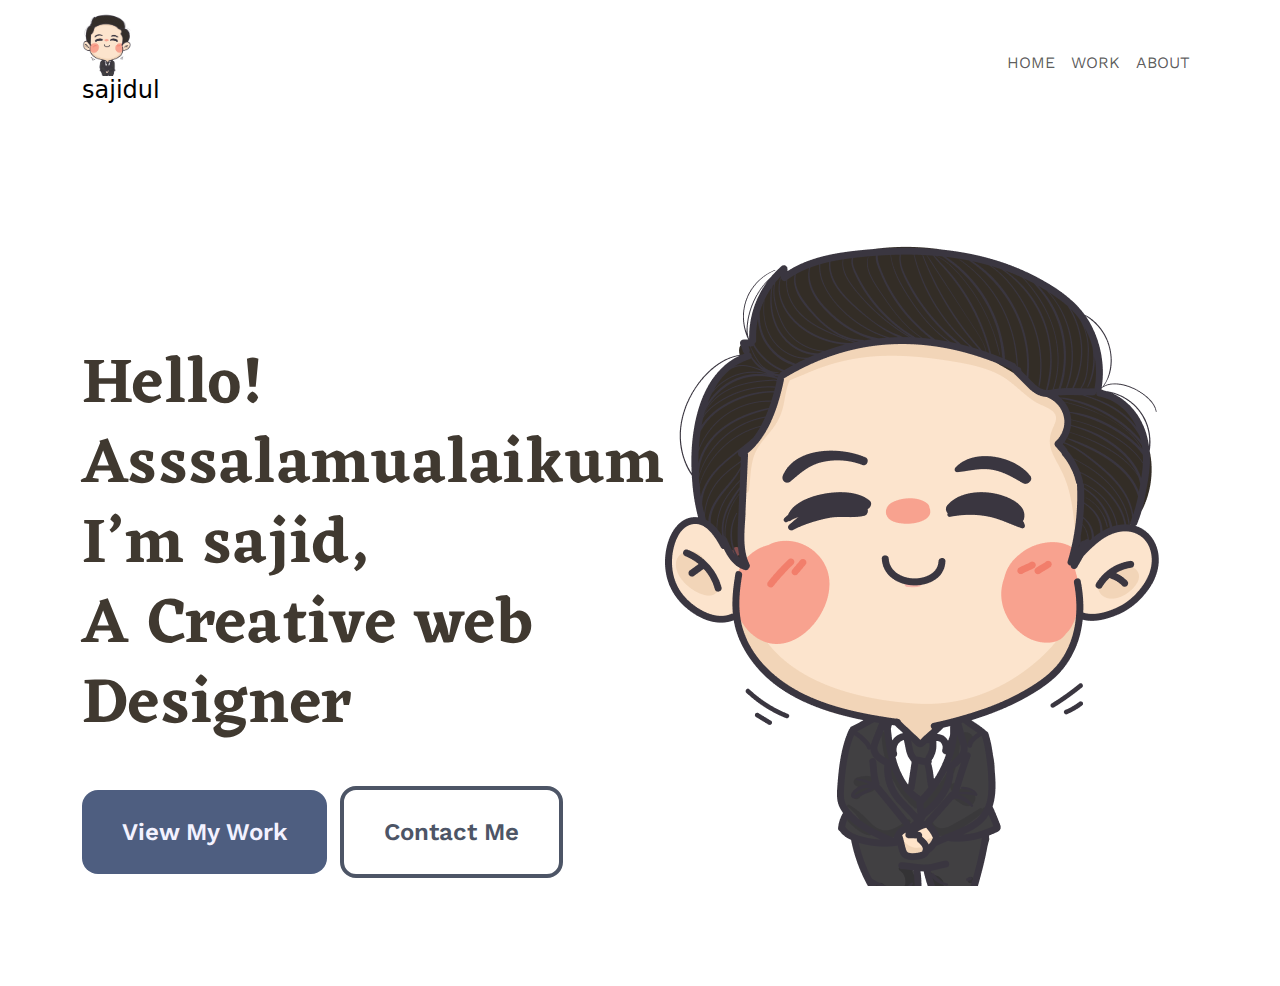
<file: index.html>
<!DOCTYPE html>
<html lang="en">
<head>
    <meta charset="UTF-8">
    <meta name="viewport" content="width=device-width, initial-scale=1.0">
    <title>Document</title>
    <!-- google fonts -->
    <link rel="preconnect" href="https://fonts.googleapis.com">
    <link rel="preconnect" href="https://fonts.gstatic.com" crossorigin>
    <link href="https://fonts.googleapis.com/css2?family=Coiny&family=Eczar:wght@400..800&family=Patrick+Hand&family=Work+Sans:ital,wght@0,100..900;1,100..900&display=swap" rel="stylesheet">
    <!-- css -->
    <link rel="stylesheet" href="./css/style.css">
    <!-- bootsrap -->
    <link rel="stylesheet" href="./css/bootstrap.min.css">
    <!-- web fonts -->
    <link rel="stylesheet" href="./css/all.min.css">
</head>
<body>
    <!-- nav bar -->
    <nav class="navbar navbar-expand-lg">
        <div class="container">
          <a class="navbar-brand" href="#">
            <img width="50px" src="./images/banner.png" alt=""> <h4>sajidul</h4>
          </a>
          <button class="navbar-toggler" type="button" data-bs-toggle="collapse" data-bs-target="#navbarSupportedContent" aria-controls="navbarSupportedContent" aria-expanded="false" aria-label="Toggle navigation">
            <span class="navbar-toggler-icon"></span>
          </button>
          <div class="collapse navbar-collapse" id="navbarSupportedContent">
            <ul class="navbar-nav ms-auto mb-2 mb-lg-0">
              <li class="nav-item">
                <a class="nav-link" aria-current="./" href="./index.html">Home</a>
              </li>
              <li class="nav-item">
                <a class="nav-link" aria-current="page" href="./work.html">work</a>
              </li>
              <!-- <li class="nav-item">
                <a class="nav-link" aria-current="page" href="Contact">Contact</a>
              </li> -->
              <li class="nav-item">
                <a class="nav-link" aria-current="page" href="./aboutme.html">About</a>
              </li>
            </ul>
            
          </div>
        </div>
    </nav>
    <!-- nav bar end -->



    <main>
    <!-- banner -->
    <section id="banner">
        <div class="container">
            <div class="row align-items-center">
                <div class="col-lg-6">
                    <div class="banner_content order-2">
                        Hello! Asssalamualaikum
                        I’m sajid,<br>
                        A Creative web Designer 
                    </div>


                        <a class="WORK" href="#">View My Work</a>
                        <a class="contact" href="#">Contact Me</a>

                </div>
                <div class="col-lg-6 order-1">
                    <div class="banner_img img_fulid">
                        <img src="./images/banner.png" alt="">
                    </div>
                </div>
            </div>
        </div>
    </section>
    <!-- banner end -->
    </main>

    <script src="./js/bootstrap.bundle.js"></script>
</body>
</html>
</file>
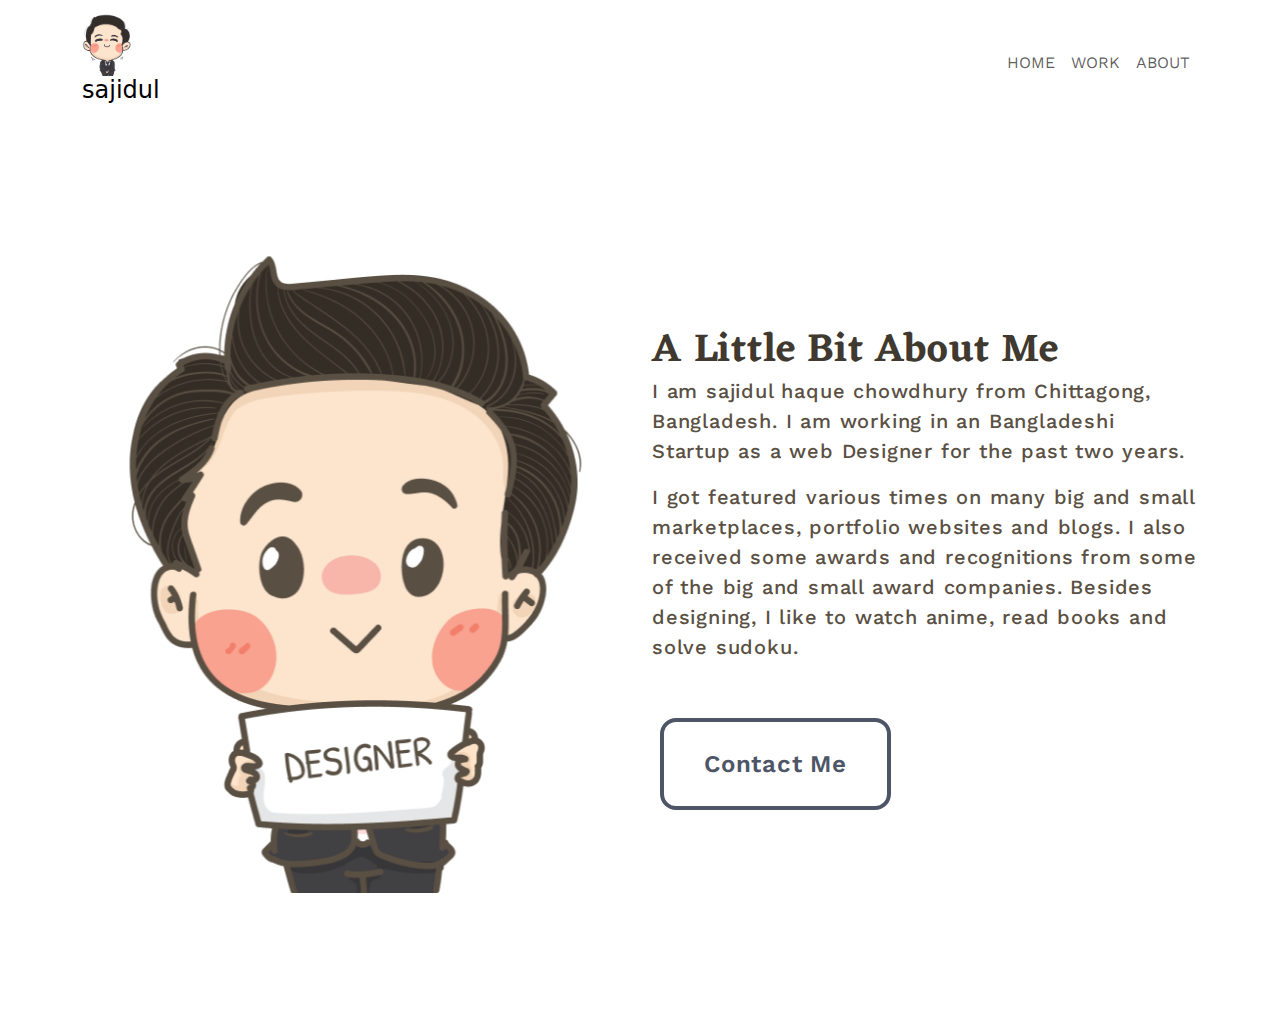
<file: aboutme.html>
<!DOCTYPE html>
<html lang="en">
<head>
    <meta charset="UTF-8">
    <meta name="viewport" content="width=device-width, initial-scale=1.0">
    <title>Document</title>
    <!-- google fonts -->
    <link rel="preconnect" href="https://fonts.googleapis.com">
    <link rel="preconnect" href="https://fonts.gstatic.com" crossorigin>
    <link href="https://fonts.googleapis.com/css2?family=Coiny&family=Eczar:wght@400..800&family=Patrick+Hand&family=Work+Sans:ital,wght@0,100..900;1,100..900&display=swap" rel="stylesheet">
    <!-- css -->
    <link rel="stylesheet" href="./css/style.css">
    <!-- bootsrap -->
    <link rel="stylesheet" href="./css/bootstrap.min.css">
    <!-- web fonts -->
    <link rel="stylesheet" href="./css/all.min.css">
</head>
<body>
    <!-- nav bar -->
    <nav class="navbar navbar-expand-lg">
        <div class="container">
          <a class="navbar-brand" href="#">
            <img width="50px" src="./images/banner.png" alt=""> <h4>sajidul</h4>
          </a>
          <button class="navbar-toggler" type="button" data-bs-toggle="collapse" data-bs-target="#navbarSupportedContent" aria-controls="navbarSupportedContent" aria-expanded="false" aria-label="Toggle navigation">
            <span class="navbar-toggler-icon"></span>
          </button>
          <div class="collapse navbar-collapse" id="navbarSupportedContent">
            <ul class="navbar-nav ms-auto mb-2 mb-lg-0">
              <li class="nav-item">
                <a class="nav-link" aria-current="page" href="./index.html">Home</a>
              </li>
              <li class="nav-item">
                <a class="nav-link" aria-current="page" href="./work.html">work</a>
              </li>
              <!-- <li class="nav-item">
                <a class="nav-link" aria-current="page" href="./contact">Contact</a>
              </li> -->
              <li class="nav-item">
                <a class="nav-link" aria-current="page" href="./aboutme.html">About</a>
              </li>
            </ul>
            
          </div>
        </div>
    </nav>
    <!-- nav bar end -->

       <main>
        <!-- about -->
       <section id="about">
        <div class="container">
            <div class="row">
                <div class="col-lg-6">
                    <img class="img-fluid" src="./images/about.png" alt="">
                </div>
                <div class="col-lg-6">

                    <div class="about_content">
                        <h4>
                            A Little Bit About Me

                        <p>
                            I am sajidul haque chowdhury from Chittagong, Bangladesh. I am working in an Bangladeshi Startup as a web Designer for the past two years.
                        </p>

                        <p>
                            I got featured various times on many big and small marketplaces, portfolio websites and blogs. I also received some awards and recognitions from some of the big and small award companies.
                            Besides designing, I like to watch anime, read books and solve sudoku.
                        </p>

                        <a class="contact" href="#">Contact Me</a>

                    </div>
                </div>
            </div>
        </div>
    </section>
       </main>

    <script src="./js/bootstrap.bundle.js"></script>
</body>
</html>
</file>
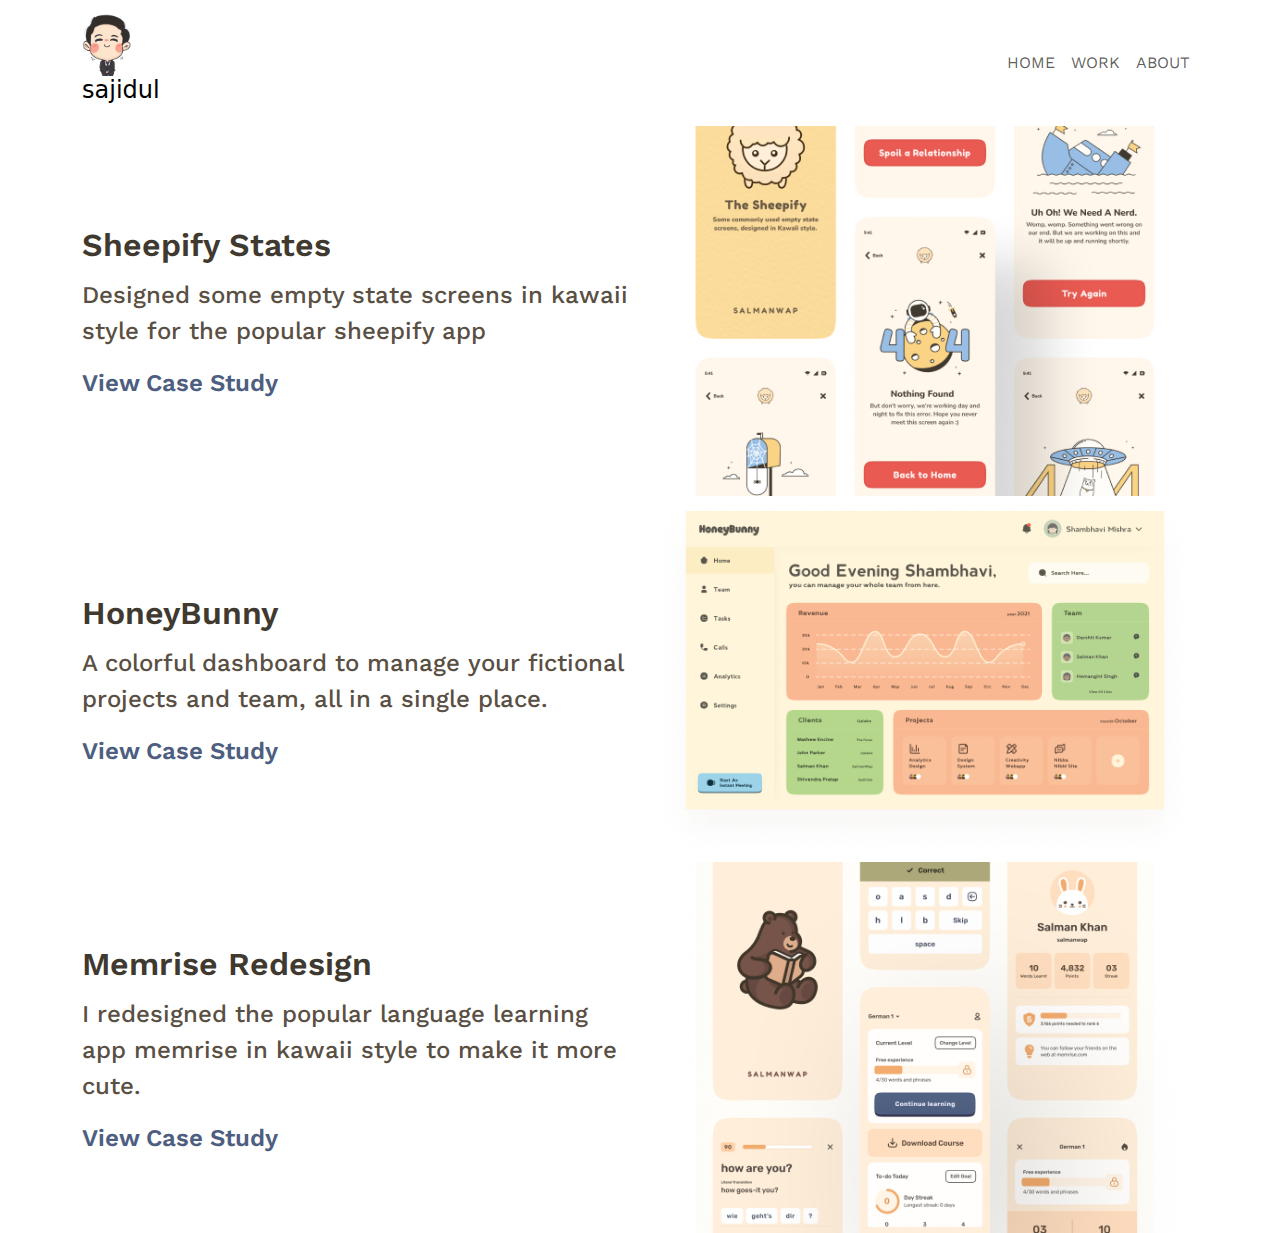
<file: work.html>
<!DOCTYPE html>
<html lang="en">
<head>
    <meta charset="UTF-8">
    <meta name="viewport" content="width=device-width, initial-scale=1.0">
    <title>Document</title>
    <!-- google fonts -->
    <link rel="preconnect" href="https://fonts.googleapis.com">
    <link rel="preconnect" href="https://fonts.gstatic.com" crossorigin>
    <link href="https://fonts.googleapis.com/css2?family=Coiny&family=Eczar:wght@400..800&family=Patrick+Hand&family=Work+Sans:ital,wght@0,100..900;1,100..900&display=swap" rel="stylesheet">
    <!-- css -->
    <link rel="stylesheet" href="./css/style.css">
    <!-- bootsrap -->
    <link rel="stylesheet" href="./css/bootstrap.min.css">
    <!-- web fonts -->
    <link rel="stylesheet" href="./css/all.min.css">
</head>
<body>
    <!-- nav bar -->
    <nav class="navbar navbar-expand-lg">
        <div class="container">
          <a class="navbar-brand" href="#">
            <img width="50px" src="./images/banner.png" alt=""> <h4>sajidul</h4>
          </a>
          <button class="navbar-toggler" type="button" data-bs-toggle="collapse" data-bs-target="#navbarSupportedContent" aria-controls="navbarSupportedContent" aria-expanded="false" aria-label="Toggle navigation">
            <span class="navbar-toggler-icon"></span>
          </button>
          <div class="collapse navbar-collapse" id="navbarSupportedContent">
            <ul class="navbar-nav ms-auto mb-2 mb-lg-0">
              <li class="nav-item">
                <a class="nav-link" aria-current="page" href="./index.html">Home</a>
              </li>
              <li class="nav-item">
                <a class="nav-link" aria-current="page" href="./work.html">work</a>
              </li>
              <!-- <li class="nav-item">
                <a class="nav-link" aria-current="page" href="./contact">contact</a>
              </li> -->
              <li class="nav-item">
                <a class="nav-link" aria-current="page" href="./aboutme.html">About</a>
              </li>
            </ul>
            
          </div>
        </div>
    </nav>
    <!-- nav bar end -->

       <main>
        <!-- about -->
       <section id="work">
        <div class="container">
            <div class="row align-items-center">
                <div class="col-lg-6 order-lg-1 order-2">
                    <h4>
                        Sheepify States
                    </h4>
                    <p>
                        Designed some empty state screens in kawaii style for the popular sheepify app 
                    </p>
                    <a class="text-decoration-none" href="#">View Case Study</a>
                </div>
                <div class="col-lg-6 order-lg-2 order-1">
                    <img  class="img-fluid" src="./images/work1.png" alt="">
                </div>
            </div>
            <div class="row align-items-center">
                <div class="col-lg-6 order-lg-1 order-2">
                    <h4>
                        HoneyBunny
                    </h4>
                    <p>
                        A colorful dashboard to manage your fictional projects and team, all in a single place.
                    </p>
                    <a class="text-decoration-none" href="#">View Case Study</a>
                </div>
                <div class="col-lg-6 order-lg-2 order-1">
                    <img  class="img-fluid" src="./images/work2.png" alt="">
                </div>
            </div>
            <div class="row align-items-center">
                <div class="col-lg-6 order-lg-1 order-2">
                    <h4>
                        Memrise Redesign
                    </h4>
                    <p>
                        I redesigned the popular language learning app memrise in kawaii style to make it more cute.
                    </p>
                    <a class="text-decoration-none" href="#">View Case Study</a>
                </div>
                <div class="col-lg-6 order-lg-2 order-1">
                    <img  class="img-fluid" src="./images/work3.png" alt="">
                </div>
            </div>
        </div>
    </section>
       </main>

    <script src="./js/bootstrap.bundle.js"></script>
</body>
</html>
</file>
<file: css/style.css>
:root {
    --font-family: "Work Sans", sans-serif;
    --second-family: "Eczar", sans-serif;
    --third-family: "Patrick Hand", sans-serif;
    --font3: "Coiny", sans-serif;
  }


*{
    margin: 0;
    padding: 0;
    box-sizing: border-box;
}

ol,ul{
    list-style: none;
}

a{
    text-decoration: none;
}

h1,h2,h3,h4,h5,h6,ol,ul,p,span{
    margin: 0;
    padding: 0;
}

body{
    font-family: var(--font-family);
    background-color: rgb(255, 255, 255) !important;;
}

/* nav bar */

nav ul li a {
    font-family: var(--font-family);
    font-weight: 600;
    font-size: 30px;
    line-height: 150%;
    color: #594f43;
    text-transform: uppercase !important;
    display: inline-block;
}

nav ul li a:hover{
    color: #ffffff !important;
    background-color: rgb(174, 0, 0) !important;
}

/* banner */
#banner{
    margin: 100px 0px !important;
}
#banner .banner_content{
    font-family: var(--second-family);
    font-weight: 600;
    font-size: 64px;
    line-height: 125%;
    letter-spacing: 0.02em;
    color: #403930;
    padding-top: 112px !important;
 
}


.WORK{
    text-decoration: none !important;
    font-family: var(--font-family);
    font-weight: 600;
    font-size: 24px;
    line-height: 150%;
    color: #f3f2ff;
    border-radius: 16px;
    padding: 24px 40px;
    background: #4e5e80;
    display: inline-block;
}

.contact {
    text-decoration: none !important;;
    font-family: var(--font-family);
    font-weight: 600;
    font-size: 24px;
    line-height: 150%;
    color: #4d5566;
    border: 4px solid #4d5566;
    border-radius: 16px;
    padding: 24px 40px;
    display: inline-block;
    margin-left: 8px !important;
}

.work,.contact{
    margin-top: 40px !important;
}

/* About */
#about {
    margin: 100px 0px !important;
}
#about .about_content {
    padding: 100px 0px !important;
}
#about .about_content h4{
    font-family: var(--second-family);
    font-weight: 600;
    font-size: 40px;
    line-height: 125%;
    letter-spacing: 0.02em;
    color: #403930;
}

#about .about_content p{
    font-family: var(--font-family);
    font-weight: 500;
    font-size: 20px;
    line-height: 150%;
    color: #594f43;
}

/***** work *****/ 

#work h4 {
    font-family: var(--font-family);
font-weight: 600;
font-size: 32px;
line-height: 150%;
color: #403930;
}
#work p {
    font-family: var(--font-family);
font-weight: 500;
font-size: 24px;
line-height: 150%;
color: #594f43;
}

#work a{
    font-family: var(--font-family);
font-weight: 600;
font-size: 24px;
line-height: 150%;
color: #4e5e80;
}

/***** End work *****/
</file>
